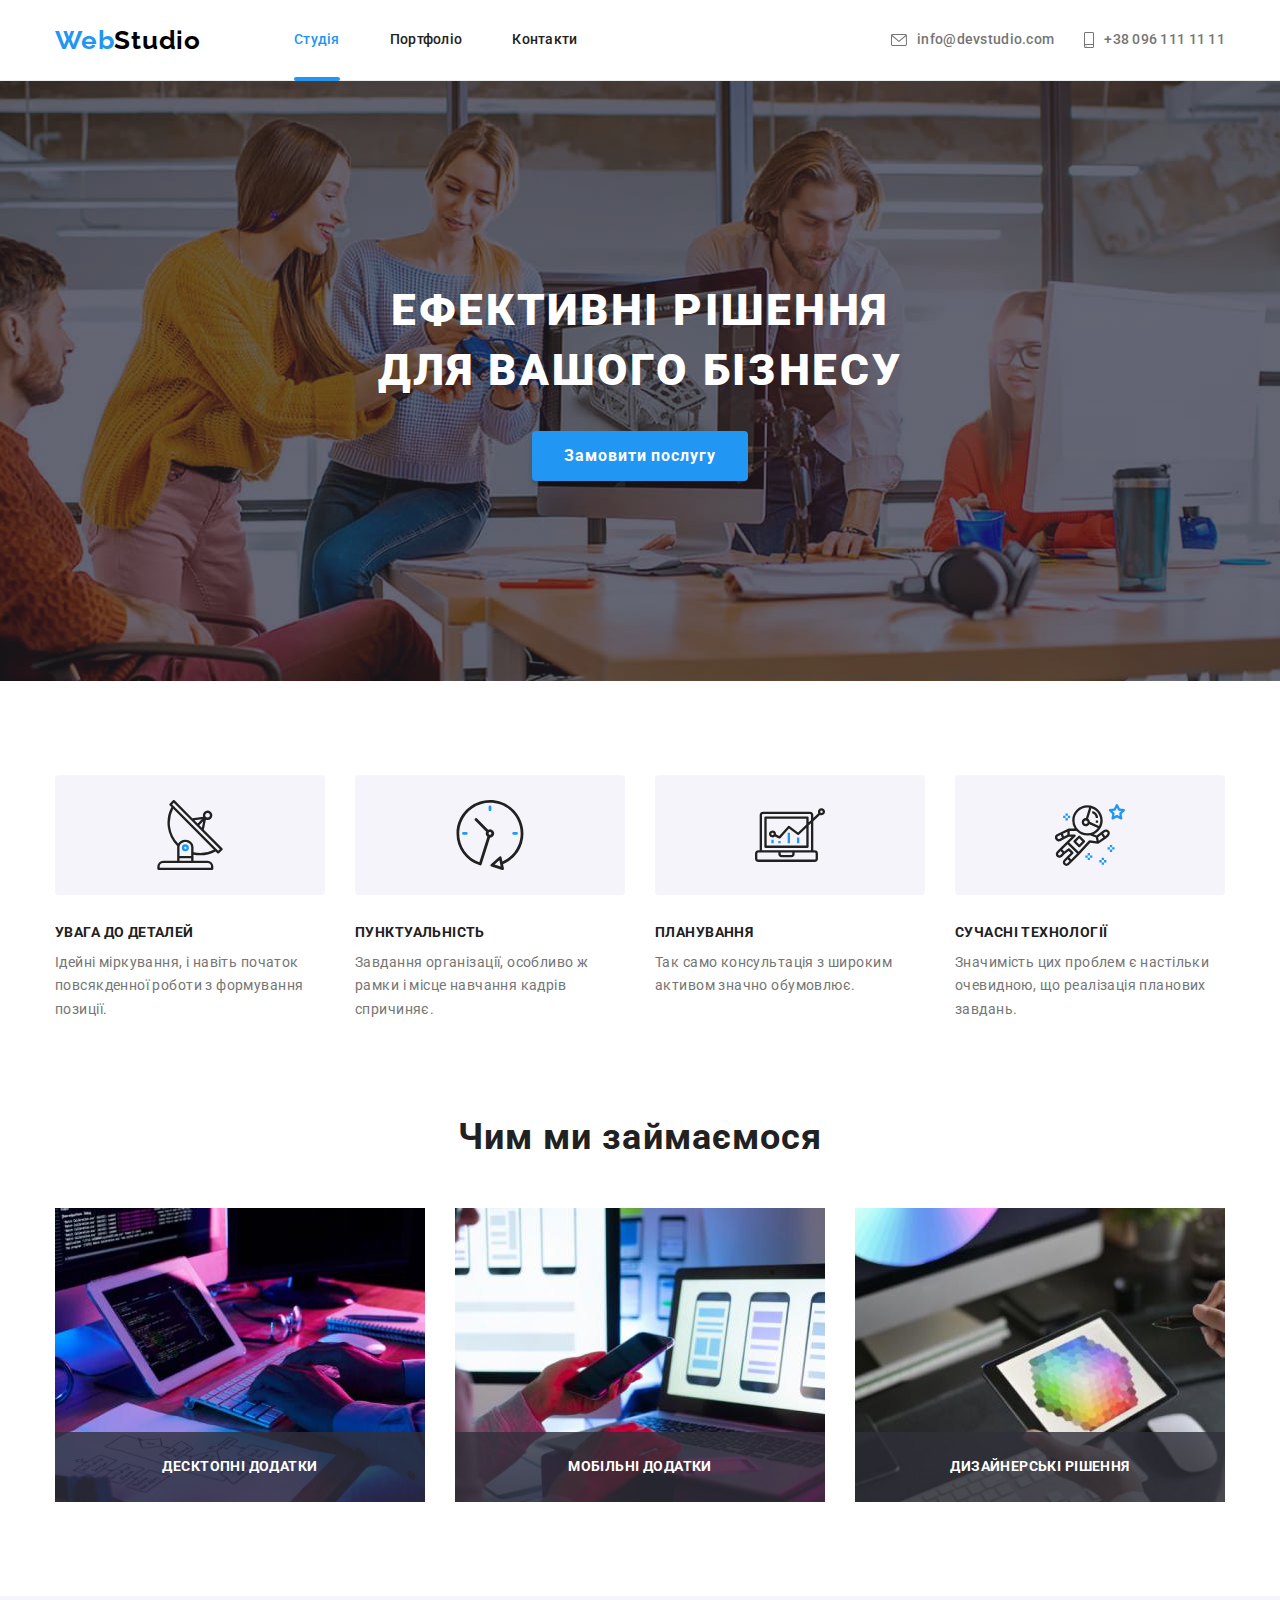
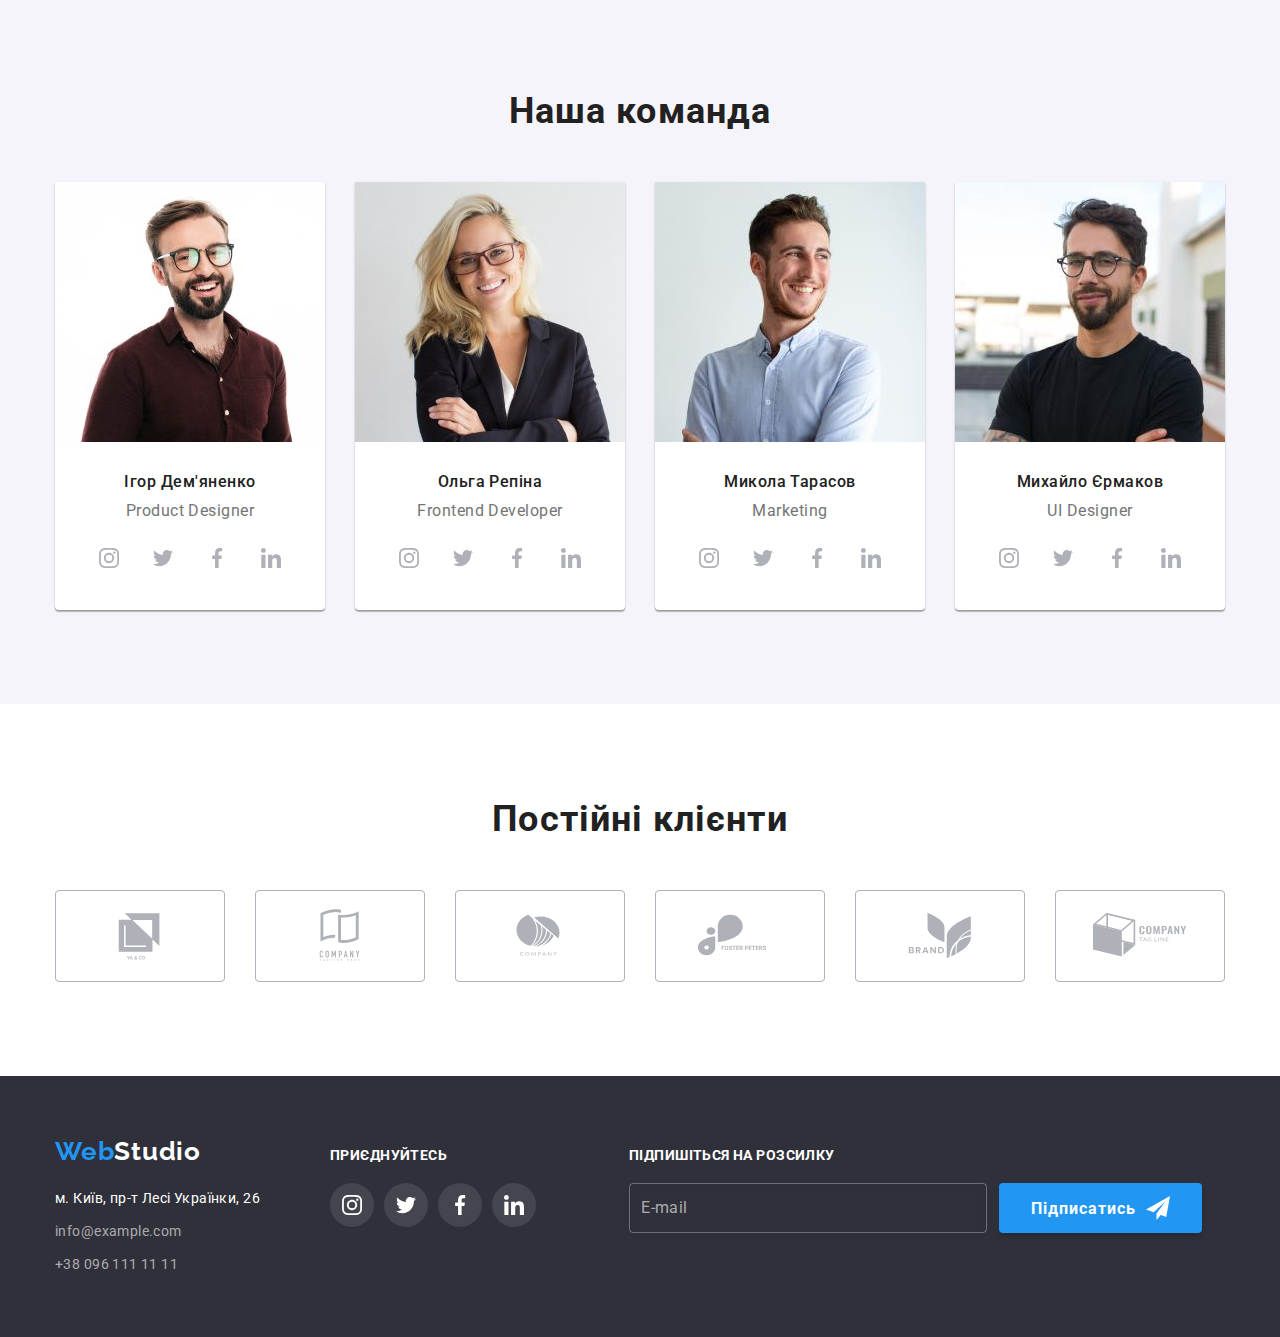
<file: index.html>
<!doctype html>

<html lang="uk">
<head>
    <meta charset="UTF-8">
    <meta http-equiv="X-UA-Compatible" content="IE=edge">
    <meta name="viewport" content="width=device-width, initial-scale=1.0">
    <title>WebStudio | ефективні рішення для вашого бізнесу</title>
    <link rel="preconnect" href="https://fonts.googleapis.com">
    <link rel="preconnect" href="https://fonts.gstatic.com" crossorigin>
    <link href="https://fonts.googleapis.com/css2?family=Raleway:wght@700&family=Roboto:wght@400;500;700;900&display=swap"
    rel="stylesheet">
    
    <link rel="stylesheet" href="https://cdn.jsdelivr.net/npm/modern-normalize@1.1.0/modern-normalize.min.css">
    <link rel="stylesheet" href="./css/styles.css">
</head>
<body>
    <!-- HEADER -->
    <header class="page-header">
        <div class="header-container container">
            <nav class="page-nav">
                <a class="logo link" href="./index.html">Web<span class="logo-header-secondcolor">Studio</span></a>
                <ul class="menu list">
                    <li class="menu-item">
                        <a class="menu-link link current-link" href="./index.html">Студія</a>
                    </li>
                    <li class="menu-item">
                        <a class="menu-link link" href="./portfolio.html">Портфоліо</a>
                    </li>
                    <li class="menu-item">
                        <a class="menu-link link" href="./contacts.html">Контакти</a>
                    </li>
                </ul>
            </nav>
            
            <ul class="contact list">
                <li class="contact-item">
                    <a class="contact-link link" href="mailto:info@devstudio.com">
                        <svg class="contact-icon" width="16" height="12">
                            <use href="./images/sprite.svg#envelope"></use>
                        </svg>
                        info@devstudio.com
                    </a>
                </li>
                <li class="contact-item">
                    <a class="contact-link link" href="tel:+380961111111">
                        <svg class="contact-icon" width="10" height="16">
                            <use href="./images/sprite.svg#smartphone"></use>
                        </svg>
                        +38 096 111 11 11
                    </a>
                </li>
            </ul>
        </div>
    </header>

    <!-- MAIN CONTENT -->
    <main>

        <!-- HERO -->
        <section class="hero">
                <div class="container">
                    <h1 class="main-title">Ефективні рішення<br /> для вашого бізнесу</h1>
                    <button class="basic-button" data-modal-open type="button">Замовити послугу</button>
                </div>

                <div class="backdrop is-hidden" data-modal>
                    <div class="modal">
                        <button class="close-button" type="button" data-modal-close>
                            <svg class="close-icon" width="18" height="18">
                                <use href="./images/sprite.svg#close"></use>
                            </svg>
                        </button>

                        <!-- FORM -->
                        <form class="order-form">
                            <p class="order-form-title">Залиште свої дані, ми вам передзвонимо</p>
                            <div class="order-form-field">
                                <label class="order-form-label" for="name">Ім'я</label>
                                <input class="order-form-input" type="text" id="name" name="name" required>
                                <svg class="order-form-icon" width="18" height="18">
                                    <use href="./images/sprite.svg#person"></use>
                                </svg>
                            </div>
                            <div class="order-form-field">
                                <label class="order-form-label" for="tel">Телефон</label>
                                <input class="order-form-input" type="tel" id="tel" name="tel" required>
                                <svg class="order-form-icon" width="18" height="18">
                                    <use href="./images/sprite.svg#phone"></use>
                                </svg>
                            </div>
                            <div class="order-form-field">
                                <label class="order-form-label" for="email">Пошта</label>
                                <input class="order-form-input" type="email" id="email" name="email" required>
                                <svg class="order-form-icon" width="18" height="18">
                                    <use href="./images/sprite.svg#email"></use>
                                </svg>
                            </div>
                            <div class="order-form-field">
                                <label class="order-form-label" for="comment">Коментар</label>
                                <textarea
                                    class="order-comment"
                                    name="comment" 
                                    id="comment" 
                                    placeholder="Введіть текст"
                                ></textarea>
                            </div>
                            <label class="agree-field">
                                <input class="agree-input visually-hidden" type="checkbox" name="conditions" required>
                                <svg class="unchecked-icon" width="16" height="15">
                                    <use href="./images/sprite.svg#unchecked"></use>
                                </svg>
                                <svg class="checked-icon" width="16" height="15">
                                    <use href="./images/sprite.svg#checked"></use>
                                </svg>
                                <span class="agree-label">Погоджуюся з розсилкою та приймаю <a href="">Умови договору</a></span> 
                            </label>
                            <button class="basic-button" type="submit">Відправити</button>
                        </form>
                    </div>
                </div>
        </section>

        <!-- SECTION BENEFITS -->
        <section class="benefits section">
            <div class="container">
                <h2 class="visually-hidden">Наші переваги</h2>
                <ul class="benefits-list list">
                    <li class="benefits-item">
                        <div class="benefits-icon-wrap">
                            <svg width="70" height="70">
                                <use href="./images/sprite.svg#antenna"></use>
                            </svg>
                        </div>
                        <h3 class="benefits-subtitle">Увага до деталей</h3>
                        <p lang="zxx" class="benefits-descriptor">Ідейні міркування, і навіть початок повсякденної роботи з формування
                            позиції.</p>
                    </li>
                    <li class="benefits-item">
                        <div class="benefits-icon-wrap">
                            <svg width="70" height="70">
                                <use href="./images/sprite.svg#clock"></use>
                            </svg>
                        </div>
                        <h3 class="benefits-subtitle">Пунктуальність</h3>
                        <p lang="zxx" class="benefits-descriptor">Завдання організації, особливо ж рамки і місце навчання кадрів
                            спричиняє.</p>
                    </li>
                    <li class="benefits-item">
                        <div class="benefits-icon-wrap">
                            <svg width="70" height="70">
                                <use href="./images/sprite.svg#diagram"></use>
                            </svg>
                        </div>
                        <h3 class="benefits-subtitle">Планування</h3>
                        <p lang="zxx" class="benefits-descriptor">Так само консультація з широким активом значно обумовлює.</p>
                    </li>
                    <li class="benefits-item">
                        <div class="benefits-icon-wrap">
                            <svg width="70" height="70">
                                <use href="./images/sprite.svg#astronaut"></use>
                            </svg>
                        </div>
                        <h3 class="benefits-subtitle">Сучасні технології</h3>
                        <p lang="zxx" class="benefits-descriptor">Значимість цих проблем є настільки очевидною, що реалізація планових
                            завдань.</p>
                    </li>
                </ul>
            </div>
        </section>

        <!-- SECTION "WHAT DO WE DO" -->
        <section class="work section">
            <div class="container">
                <h2 class="section-title">Чим ми займаємося</h2>
                <ul class="work-list list">
                    <li class="work-item">
                        <img class="work-img" src="./images/work/work1.jpg" alt="Сучасне робоче місце програміста" width="370" height="294">
                        <p class="work-text">Десктопні додатки</p>
                    </li>
                    <li class="work-item">
                        <img class="work-img" src="./images/work/work2.jpg" alt="Жінка працює над дизайном веб-додатку" width="370" height="294">
                        <p class="work-text">Мобільні додатки</p>
                    </li>
                    <li class="work-item">
                        <img class="work-img" src="./images/work/work3.jpg" alt="Людина вибирає колір з палітри кольорів на планшеті" width="370"
                            height="294">
                        <p class="work-text">Дизайнерські рішення</p>
                    </li>
                </ul>
            </div>
        </section>

        <!-- SECTION TEAM -->
        <section class="team section">
            <div class="container">
                <h2 class="section-title">Наша команда</h2>
                <ul class="team-list list">
                    <li class="team-item">
                        <img class="team-photo" src="./images/team/igor-demianenko.jpg" alt="Фотографія Ігоря Дем'яненка" width="270">
                        <div class="team-text">
                            <h3 class="team-name">Ігор Дем'яненко</h3>
                            <p class="team-role" lang="en">Product Designer</p>

                            <!-- SOCIAL MEDIA ICONS -->
                            <ul class="team-social-list list">
                                <li class="team-social-item">
                                    <a class="team-social-link link" href="">
                                        <svg class="team-social-icon" aria-label="instagram" width="20" height="20">
                                            <use href="./images/sprite.svg#instagram"></use>
                                        </svg>
                                    </a>
                                </li>
                                <li class="team-social-item">
                                    <a class="team-social-link link" href="">
                                        <svg class="team-social-icon" aria-label="twitter" width="20" height="20">
                                            <use href="./images/sprite.svg#twitter"></use>
                                        </svg>
                                    </a>
                                </li>
                                <li class="team-social-item">
                                    <a class="team-social-link link" href="">
                                        <svg class="team-social-icon" aria-label="facebook" width="20" height="20">
                                            <use href="./images/sprite.svg#facebook"></use>
                                        </svg>
                                    </a>
                                </li>
                                <li class="team-social-item">
                                    <a class="team-social-link link" href="">
                                        <svg class="team-social-icon" aria-label="linkedin" width="20" height="20">
                                            <use href="./images/sprite.svg#linkedin"></use>
                                        </svg>
                                    </a>
                                </li>
                            </ul>
                        </div>
                    </li>
                    <li class="team-item">
                        <img class="team-photo" src="./images/team/olga-repina.jpg" alt="Фотографія Ольги Репіної" width="270">
                        <div class="team-text">
                            <h3 class="team-name">Ольга Репіна</h3>
                            <p class="team-role" lang="en">Frontend Developer</p>

                            <!-- SOCIAL MEDIA ICONS -->
                            <ul class="team-social-list list">
                                <li class="team-social-item">
                                    <a class="team-social-link link" href="">
                                        <svg class="team-social-icon" aria-label="instagram" width="20" height="20">
                                            <use href="./images/sprite.svg#instagram"></use>
                                        </svg>
                                    </a>
                                </li>
                                <li class="team-social-item">
                                    <a class="team-social-link link" href="">
                                        <svg class="team-social-icon" aria-label="twitter" width="20" height="20">
                                            <use href="./images/sprite.svg#twitter"></use>
                                        </svg>
                                    </a>
                                </li>
                                <li class="team-social-item">
                                    <a class="team-social-link link" href="">
                                        <svg class="team-social-icon" aria-label="facebook" width="20" height="20">
                                            <use href="./images/sprite.svg#facebook"></use>
                                        </svg>
                                    </a>
                                </li>
                                <li class="team-social-item">
                                    <a class="team-social-link link" href="">
                                        <svg class="team-social-icon" aria-label="linkedin" width="20" height="20">
                                            <use href="./images/sprite.svg#linkedin"></use>
                                        </svg>
                                    </a>
                                </li>
                            </ul>
                        </div>
                    </li>
                    <li class="team-item">
                        <img class="team-photo" src="./images/team/mykola-tarasov.jpg" alt="Фотографія Миколи Тарасова" width="270">
                        <div class="team-text">
                            <h3 class="team-name">Микола Тарасов</h3>
                            <p class="team-role" lang="en">Marketing</p>

                            <!-- SOCIAL MEDIA ICONS -->
                            <ul class="team-social-list list">
                                <li class="team-social-item">
                                    <a class="team-social-link link" href="">
                                        <svg class="team-social-icon" aria-label="instagram" width="20" height="20">
                                            <use href="./images/sprite.svg#instagram"></use>
                                        </svg>
                                    </a>
                                </li>
                                <li class="team-social-item">
                                    <a class="team-social-link link" href="">
                                        <svg class="team-social-icon" aria-label="twitter" width="20" height="20">
                                            <use href="./images/sprite.svg#twitter"></use>
                                        </svg>
                                    </a>
                                </li>
                                <li class="team-social-item">
                                    <a class="team-social-link link" href="">
                                        <svg class="team-social-icon" aria-label="facebook" width="20" height="20">
                                            <use href="./images/sprite.svg#facebook"></use>
                                        </svg>
                                    </a>
                                </li>
                                <li class="team-social-item">
                                    <a class="team-social-link link" href="">
                                        <svg class="team-social-icon" aria-label="linkedin" width="20" height="20">
                                            <use href="./images/sprite.svg#linkedin"></use>
                                        </svg>
                                    </a>
                                </li>
                            </ul>
                        </div>
                    </li>
                    <li class="team-item">
                        <img class="team-photo" src="./images/team/myhailo-yermakov.jpg" alt="Фотографія Михайла Єрмакова" width="270">
                        <div class="team-text">
                            <h3 class="team-name">Михайло Єрмаков</h3>
                            <p class="team-role" lang="en">UI Designer</p>

                            <!-- SOCIAL MEDIA ICONS -->
                            <ul class="team-social-list list">
                                <li class="team-social-item">
                                    <a class="team-social-link link" href="">
                                        <svg class="team-social-icon" aria-label="instagram" width="20" height="20">
                                            <use href="./images/sprite.svg#instagram"></use>
                                        </svg>
                                    </a>
                                </li>
                                <li class="team-social-item">
                                    <a class="team-social-link link" href="">
                                        <svg class="team-social-icon" aria-label="twitter" width="20" height="20">
                                            <use href="./images/sprite.svg#twitter"></use>
                                        </svg>
                                    </a>
                                </li>
                                <li class="team-social-item">
                                    <a class="team-social-link link" href="">
                                        <svg class="team-social-icon" aria-label="facebook" width="20" height="20">
                                            <use href="./images/sprite.svg#facebook"></use>
                                        </svg>
                                    </a>
                                </li>
                                <li class="team-social-item">
                                    <a class="team-social-link link" href="">
                                        <svg class="team-social-icon" aria-label="linkedin" width="20" height="20">
                                            <use href="./images/sprite.svg#linkedin"></use>
                                        </svg>
                                    </a>
                                </li>
                            </ul>
                        </div>
                    </li>
                </ul>
            </div>
        </section>

        <!-- CLIENTS -->
        <section class="client section">
           <div class="container">
                <h2 class="section-title">Постійні клієнти</h2>
                <ul class="client-list list">
                    <li class="client-item">
                        <a class="client-link link" href="">
                            <svg class="client-logo" width="106" height="60">
                                <use href="./images/sprite.svg#logo-1"></use>
                            </svg>
                        </a>
                    </li>
                    <li class="client-item">
                        <a class="client-link link" href="">
                            <svg class="client-logo" width="106" height="60">
                                <use href="./images/sprite.svg#logo-2"></use>
                            </svg>
                        </a>
                    </li>
                    <li class="client-item">
                        <a class="client-link link" href="">
                            <svg class="client-logo" width="106" height="60">
                                <use href="./images/sprite.svg#logo-3"></use>
                            </svg>
                        </a>
                    </li>
                    <li class="client-item">
                        <a class="client-link link" href="">
                            <svg class="client-logo" width="106" height="60">
                                <use href="./images/sprite.svg#logo-4"></use>
                            </svg>
                        </a>
                    </li>
                    <li class="client-item">
                        <a class="client-link link" href="">
                            <svg class="client-logo" width="106" height="60">
                                <use href="./images/sprite.svg#logo-5"></use>
                            </svg>
                        </a>
                    </li>
                    <li class="client-item">
                        <a class="client-link link" href="">
                            <svg class="client-logo" width="106" height="60">
                                <use href="./images/sprite.svg#logo-6"></use>
                            </svg>
                        </a>
                    </li>
                </ul>
           </div>
        </section>
    </main>

    <!-- FOOTER -->
    <footer class="footer">
        <div class="footer-flex container">
            <div class="address-block">
                <a class="logo link" href="./index.html">Web<span class="logo-footer-secondcolor">Studio</span></a>
                <address class="address">
                    <ul class="list">
                        <li class="address-item">
                            <a class="kyiv-address link" href="https://goo.gl/maps/znAoFixmfx8EE9X49" target="_blank"
                                rel="noopener noreferrer">
                                м. Київ, пр-т Лесі Українки, 26</a>
                        </li>
                        <li class="address-item">
                            <a class="link" href="mailto:info@example.com">info@example.com</a>
                        </li>
                        <li class="address-item">
                            <a class="link" href="tel:+380961111111">+38 096 111 11 11</a>
                        </li>
                    </ul>
                </address>
            </div>
            <div>
                <p class="footer-subtitle">Приєднуйтесь</p>
                <ul class="media-list list">
                    <li class="media-item">
                        <a class="media-link link" href="">
                            <svg class="media-icon" aria-label="instagram" width="20" height="20">
                                <use href="./images/sprite.svg#instagram"></use>
                            </svg>
                        </a>
                    </li>
                    <li class="media-item">
                        <a class="media-link link" href="">
                            <svg class="media-icon" aria-label="twitter" width="20" height="20">
                                <use href="./images/sprite.svg#twitter"></use>
                            </svg>
                        </a>
                    </li>
                    <li class="media-item">
                        <a class="media-link link" href="">
                            <svg class="media-icon" aria-label="facebook" width="20" height="20">
                                <use href="./images/sprite.svg#facebook"></use>
                            </svg>
                        </a>
                    </li>
                    <li class="media-item">
                        <a class="media-link link" href="">
                            <svg class="media-icon" aria-label="linkedin" width="20" height="20">
                                <use href="./images/sprite.svg#linkedin"></use>
                            </svg>
                        </a>
                    </li>
                </ul>
            </div>
            <div>                               
                <p class="footer-subtitle">Підпишіться на розсилку</p>  
                <form class="subscription-form">
                    <label class="subscription-field">
                        <input class="subscription-input" type="email" name="email" placeholder=" ">
                        <span class="subscription-label">E-mail</span>
                    </label>
                    <button class="basic-button subscription-button" type="submit">
                        <span class="subscription-button-text">Підписатись</span>
                        <svg class="subscription-button-icon" width="24" height="24">
                            <use href="./images/sprite.svg#send"></use>
                        </svg>
                    </button>
                </form>
            </div>
        </div> 
    </footer>

    <script src="./js/modal.js"></script>

</body>
</html>
</file>
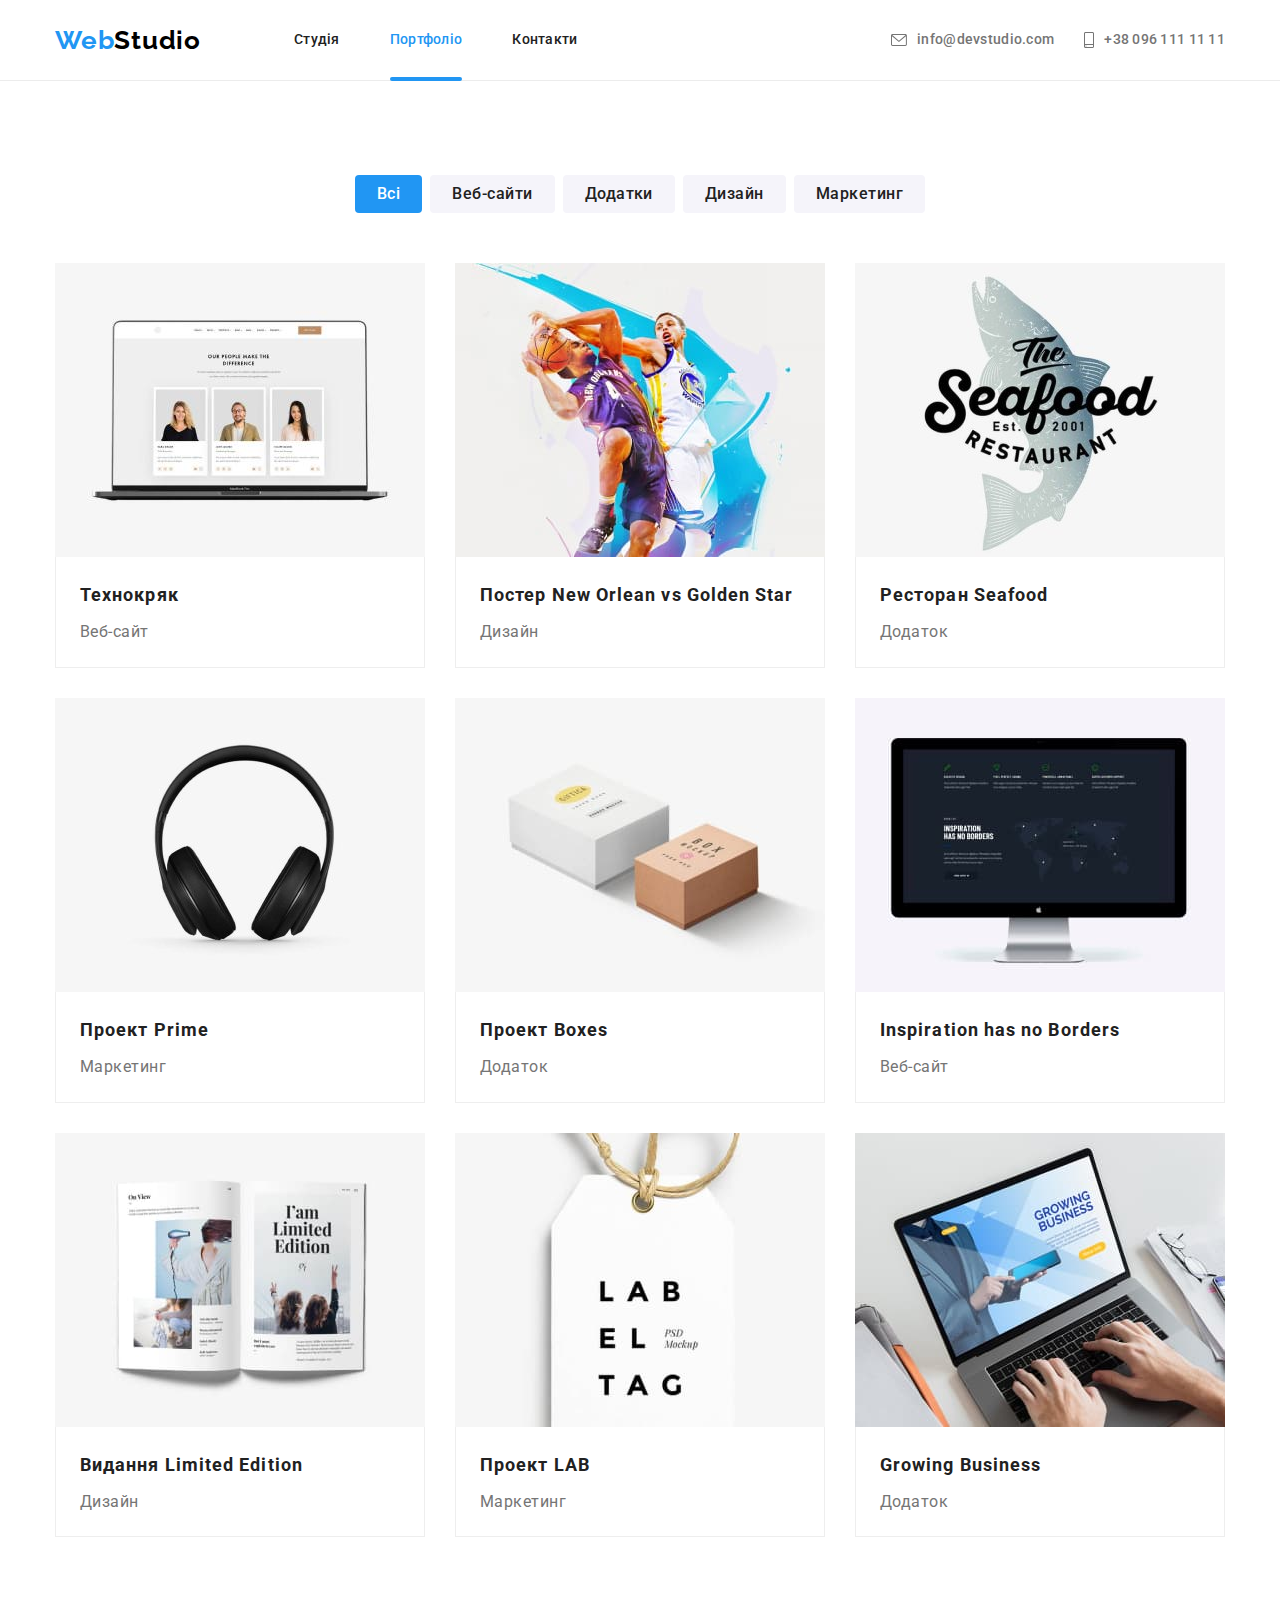
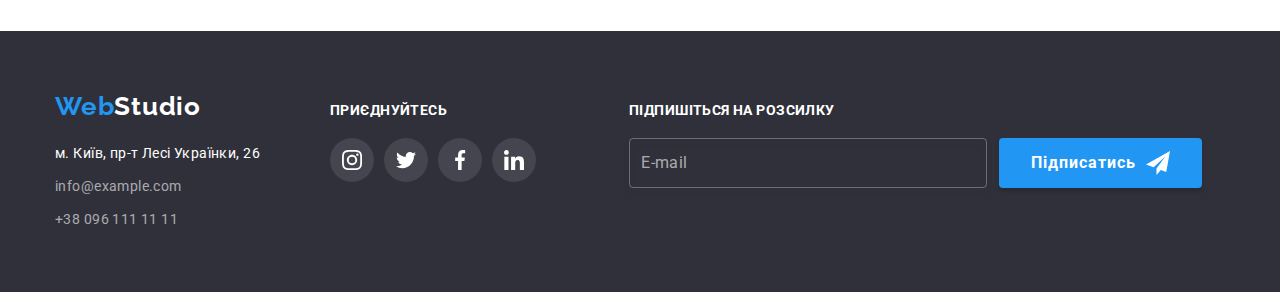
<file: portfolio.html>
<!doctype html>

<html lang="uk">
<head>
    <meta charset="UTF-8">
    <meta http-equiv="X-UA-Compatible" content="IE=edge">
    <meta name="viewport" content="width=device-width, initial-scale=1.0">
    <title>WebStudio | портфоліо</title>
    <link rel="preconnect" href="https://fonts.googleapis.com">
    <link rel="preconnect" href="https://fonts.gstatic.com" crossorigin>
    <link href="https://fonts.googleapis.com/css2?family=Raleway:wght@700&family=Roboto:wght@400;500;700;900&display=swap"
        rel="stylesheet">
        
    <link rel="stylesheet" href="https://cdn.jsdelivr.net/npm/modern-normalize@1.1.0/modern-normalize.min.css">
    <link rel="stylesheet" href="./css/styles.css">
</head>
<body>
    <!-- HEADER -->
    <header class="page-header">
        <div class="header-container container">
            <nav class="page-nav">
                <a class="logo link" href="./index.html">Web<span class="logo-header-secondcolor">Studio</span></a>
                <ul class="menu list">
                    <li class="menu-item">
                        <a class="menu-link link" href="./index.html">Студія</a>
                    </li>
                    <li class="menu-item">
                        <a class="menu-link link current-link" href="./portfolio.html">Портфоліо</a>
                    </li>
                    <li class="menu-item">
                        <a class="menu-link link" href="./contacts.html">Контакти</a>
                    </li>
                </ul>
            </nav>
    
            <ul class="contact list">
                <li class="contact-item">
                    <a class="contact-link link" href="mailto:info@devstudio.com">
                        <svg class="contact-icon" width="16" height="12">
                            <use href="./images/sprite.svg#envelope"></use>
                        </svg>
                        info@devstudio.com
                    </a>
                </li>
                <li class="contact-item">
                    <a class="contact-link link" href="tel:+380961111111">
                        <svg class="contact-icon" width="10" height="16">
                            <use href="./images/sprite.svg#smartphone"></use>
                        </svg>
                        +38 096 111 11 11
                    </a>
                </li>
            </ul>
        </div>
    </header>

    <!-- MAIN CONTENT -->
    <main>
        <section class="portfolio section">
            <div class="container">
                <h1 class="visually-hidden">Наші проекти</h1>
                
                <!-- GALLERY-FILTER -->
                <ul class="gallery-filter list">
                    <li class="filter-item">
                        <button class="filter-button current" type="button">Всі</button>
                    </li>
                    <li class="filter-item">
                        <button class="filter-button" type="button">Веб-сайти</button>
                    </li>
                    <li class="filter-item">
                        <button class="filter-button" type="button">Додатки</button>
                    </li>
                    <li class="filter-item">
                        <button class="filter-button" type="button">Дизайн</button>
                    </li>
                    <li class="filter-item">
                        <button class="filter-button" type="button">Маркетинг</button>
                    </li>
                </ul>
                
                <!-- GALLERY -->
                <ul class="gallery list">
                    <li class="gallery-item">
                        <a class="link" href="">
                            <div class="gallery-thumb-wrap">
                                <img src="./images/portfolio/project-01.jpg" alt="Сайт Технокряк на екрані ноутбука" width="370" height="294">
                                <p class="gallery-thumb-text">Ресурс пропонує комплексні пропозиції з різним рівнем функціоналу та сервісів. Все це дозволить відвідувачу отримати
                                вичерпні відомості про компанію чи приватну особу.</p>                                
                            </div>
                            
                            <div class="gallery-item-text">
                                <h2 class="project-title">Технокряк</h2>
                                <p class="project-type">Веб-сайт</p>
                            </div>
                        </a>
                    </li>
                    <li class="gallery-item">
                        <a class="link" href="">
                            <div class="gallery-thumb-wrap">
                                <img src="./images/portfolio/project-02.jpg" alt="Постер із зображенням двох баскетболістів у грі" width="370"
                                    height="294">
                                <p class="gallery-thumb-text">Ресурс пропонує комплексні пропозиції з різним рівнем функціоналу та сервісів. Все це
                                    дозволить відвідувачу отримати вичерпні відомості про компанію чи приватну особу.</p>
                            </div>
                            <div class="gallery-item-text">
                                <h2 class="project-title">Постер <span lang="en">New Orlean vs Golden Star</span></h2>
                                <p class="project-type">Дизайн</p>
                            </div>
                        </a>
                    </li>
                    <li class="gallery-item">
                        <a class="link" href="">
                            <div class="gallery-thumb-wrap">
                                <img src="./images/portfolio/project-03.jpg" alt="Логотип ресторана Seafood" width="370" height="294">
                                <p class="gallery-thumb-text">Ресурс пропонує комплексні пропозиції з різним рівнем функціоналу та сервісів. Все це
                                    дозволить відвідувачу отримати вичерпні відомості про компанію чи приватну особу.</p>
                            </div>
                            <div class="gallery-item-text">
                                <h2 class="project-title">Ресторан <span lang="en">Seafood</span></h2>
                                <p class="project-type">Додаток</p>
                            </div>
                        </a>
                    </li>
                    <li class="gallery-item">
                        <a class="link" href="">
                            <div class="gallery-thumb-wrap">
                                <img src="./images/portfolio/project-04.jpg" alt="Фотографія навушників" width="370" height="294">
                                <p class="gallery-thumb-text">Ресурс пропонує комплексні пропозиції з різним рівнем функціоналу та сервісів. Все це
                                    дозволить відвідувачу отримати вичерпні відомості про компанію чи приватну особу.</p>
                            </div>
                            <div class="gallery-item-text">
                                <h2 class="project-title">Проект <span lang="en">Prime</span></h2>
                                <p class="project-type">Маркетинг</p>
                            </div>
                        </a>
                    </li>
                    <li class="gallery-item">
                        <a class="link" href="">
                            <div class="gallery-thumb-wrap">
                                <img src="./images/portfolio/project-05.jpg" alt="Дві коробки" width="370" height="294">
                                <p class="gallery-thumb-text">Ресурс пропонує комплексні пропозиції з різним рівнем функціоналу та сервісів. Все це
                                    дозволить відвідувачу отримати вичерпні відомості про компанію чи приватну особу.</p>
                            </div>     
                            <div class="gallery-item-text">
                                <h2 class="project-title">Проект <span lang="en">Boxes</span></h2>
                                <p class="project-type">Додаток</p>
                            </div>
                        </a>
                    </li>
                    <li class="gallery-item">
                        <a class="link" href="">
                            <div class="gallery-thumb-wrap">
                                <img src="./images/portfolio/project-06.jpg" alt="Монітор з відкритим сайтом" width="370" height="294">
                                <p class="gallery-thumb-text">Ресурс пропонує комплексні пропозиції з різним рівнем функціоналу та сервісів. Все це
                                    дозволить відвідувачу отримати вичерпні відомості про компанію чи приватну особу.</p>
                            </div>
                            <div class="gallery-item-text">
                                <h2 class="project-title"><span lang="en">Inspiration has no Borders</span></h2>
                                <p class="project-type">Веб-сайт</p>
                            </div>
                        </a>
                    </li>
                    <li class="gallery-item">
                        <a class="link" href="">
                            <div class="gallery-thumb-wrap">
                                <img src="./images/portfolio/project-07.jpg" alt="Розгорт буклета Limited Edition" width="370" height="294">
                                <p class="gallery-thumb-text">Ресурс пропонує комплексні пропозиції з різним рівнем функціоналу та сервісів. Все це
                                    дозволить відвідувачу отримати вичерпні відомості про компанію чи приватну особу.</p>
                            </div>
                            <div class="gallery-item-text">
                                <h2 class="project-title">Видання <span lang="en">Limited Edition</span></h2>
                                <p class="project-type">Дизайн</p>
                            </div>
                        </a>
                    </li>
                    <li class="gallery-item">
                        <a class="link" href="">
                            <div class="gallery-thumb-wrap">
                                <img src="./images/portfolio/project-08.jpg" alt="Бірка із надписом Lab el Tag" width="370" height="294">
                                <p class="gallery-thumb-text">Ресурс пропонує комплексні пропозиції з різним рівнем функціоналу та сервісів. Все це
                                    дозволить відвідувачу отримати вичерпні відомості про компанію чи приватну особу.</p>
                            </div>
                            <div class="gallery-item-text">
                                <h2 class="project-title">Проект <span lang="en">LAB</span></h2>
                                <p class="project-type">Маркетинг</p>
                            </div>
                        </a>
                    </li>
                    <li class="gallery-item">
                        <a class="link" href="">
                            <div class="gallery-thumb-wrap">
                                <img src="./images/portfolio/project-09.jpg" alt="Ноутбук із відкритим додатком" width="370" height="294">
                                <p class="gallery-thumb-text">Ресурс пропонує комплексні пропозиції з різним рівнем функціоналу та сервісів. Все це
                                    дозволить відвідувачу отримати вичерпні відомості про компанію чи приватну особу.</p>
                            </div>
                            <div class="gallery-item-text">
                                <h2 class="project-title"><span lang="en">Growing Business</span></h2>
                                <p class="project-type">Додаток</p>
                            </div>
                        </a>
                    </li>
                </ul>
            </div>
        </section>

    </main>

    <!-- FOOTER -->
    <footer class="footer">
        <div class="footer-flex container">
            <div class="address-block">
                <a class="logo link" href="./index.html">Web<span class="logo-footer-secondcolor">Studio</span></a>
                <address class="address">
                    <ul class="list">
                        <li class="address-item">
                            <a class="kyiv-address link" href="https://goo.gl/maps/znAoFixmfx8EE9X49" target="_blank"
                                rel="noopener noreferrer">
                                м. Київ, пр-т Лесі Українки, 26</a>
                        </li>
                        <li class="address-item">
                            <a class="link" href="mailto:info@example.com">info@example.com</a>
                        </li>
                        <li class="address-item">
                            <a class="link" href="tel:+380961111111">+38 096 111 11 11</a>
                        </li>
                    </ul>
                </address>
            </div>
            <div>
                <p class="footer-subtitle">Приєднуйтесь</p>
                <ul class="media-list list">
                    <li class="media-item">
                        <a class="media-link link" href="">
                            <svg class="media-icon" aria-label="instagram" width="20" height="20">
                                <use href="./images/sprite.svg#instagram"></use>
                            </svg>
                        </a>
                    </li>
                    <li class="media-item">
                        <a class="media-link link" href="">
                            <svg class="media-icon" aria-label="twitter" width="20" height="20">
                                <use href="./images/sprite.svg#twitter"></use>
                            </svg>
                        </a>
                    </li>
                    <li class="media-item">
                        <a class="media-link link" href="">
                            <svg class="media-icon" aria-label="facebook" width="20" height="20">
                                <use href="./images/sprite.svg#facebook"></use>
                            </svg>
                        </a>
                    </li>
                    <li class="media-item">
                        <a class="media-link link" href="">
                            <svg class="media-icon" aria-label="linkedin" width="20" height="20">
                                <use href="./images/sprite.svg#linkedin"></use>
                            </svg>
                        </a>
                    </li>
                </ul>
            </div>
            <div>
                <p class="footer-subtitle">Підпишіться на розсилку</p>
                <form class="subscription-form">
                    <label class="subscription-field">
                        <input class="subscription-input" type="email" name="email" placeholder=" ">
                        <span class="subscription-label">E-mail</span>
                    </label>
                    <button class="basic-button subscription-button" type="submit">
                        <span class="subscription-button-text">Підписатись</span>
                        <svg class="subscription-button-icon" width="24" height="24">
                            <use href="./images/sprite.svg#send"></use>
                        </svg>
                    </button>
                </form>
            </div>
        </div>
    </footer>
</body>
</html>
</file>
<file: css/styles.css>
:root {
    --timing-function: cubic-bezier(0.4, 0, 0.2, 1);
    --primary-font: 'Roboto', sans-serif;
    --brand-color: #2196F3;
    --main-text-color: #212121;
    --addition-text-color: #757575;
    --passive-icon-color: #AFB1B8;
    --dark-background-color: #2F303A;
    --light-background-color: #F5F4FA;
    --button-hover-color: #188CE8;
    --global-black-color: #000000;
    --global-white-color: #FFFFFF;
}

/* * {
    outline: 1px solid green;
} */ 

body {
    font-family: var(--primary-font);
    background-color: var(--global-white-color);
    color: var(--main-text-color);  
}

h1, h2, h3, h4, p {
    margin-top: 0;
    margin-bottom: 0;
}

ul {
    margin-top: 0;
    margin-bottom: 0;
    padding-left: 0;
}

img {
    display: block;
}

.list {
    list-style: none;
}

.link {
    text-decoration: none;
}

.visually-hidden {
    position: absolute;
    width: 1px;
    height: 1px;
    margin: -1px;
    border: 0;
    padding: 0;
    white-space: nowrap;
    clip-path: inset(100%);
    clip: rect(0 0 0 0);
    overflow: hidden;
}

/* =========== COMPONENTS =========== */
.container {
    margin: 0 auto;
    width: 1200px;
    padding: 0 15px;
}

.logo {
    font-family: 'Raleway';
    font-weight: 700;
    font-size: 26px;
    line-height: 1.19;
    letter-spacing: 0.03em;
    color: var(--brand-color);
}

.basic-button {
    min-height: 50px;
    min-width: 200px;
    padding: 10px 32px;
    display: block;
    margin: 0 auto;
    background-color: var(--brand-color);
    color: var(--global-white-color);
    font-weight: 700;
    font-size: 16px;
    line-height: 1.86;
    letter-spacing: 0.06em;

    box-shadow: 0px 4px 4px rgba(0, 0, 0, 0.15);
    border-radius: 4px;
    border-width: 0;
    cursor: pointer;

    transition: background-color 250ms var(--timing-function);
}

.basic-button:hover,
.basic-button:focus {
    background-color: var(--button-hover-color);
}

.section {
    padding-top: 94px;
    padding-bottom: 94px;
}

.section-title {
    margin-top: 0;
    margin-bottom: 50px;
    font-weight: 700;
    font-size: 36px;
    line-height: 1.17;
    letter-spacing: 0.03em;
    text-align: center;
}
/* =========== / COMPONENTS =========== */

/* =========== NAVIGATION =========== */
.page-header {
    border-bottom: 1px solid #ECECEC;
}

.header-container {
    display: flex;
    align-items: center;
    justify-content: space-between;
}

.page-nav {
    display: flex;  
    align-items: center;
}

.logo-header-secondcolor {
    color: var(--global-black-color);
}

.menu {
    display: flex;
    margin-left: 93px;
} 

.menu-item:not(:last-child) {
    margin-right: 50px;
}

/* .menu .item + .item,
.contact .item +.item {
    margin-left: 50px;
} */

.menu-link {
    display: block;
    padding-top: 32px;
    padding-bottom: 32px;

    color: var(--main-text-color);
    font-weight: 500;
    font-size: 14px;
    line-height: 1.14;
    letter-spacing: 0.02em;

    transition: color 250ms var(--timing-function);
}

.menu-link:hover,
.menu-link:focus {
    color: var(--brand-color);
}

.current-link {
    position: relative;
    color: var(--brand-color);
}

.current-link::after {
    content: "";
    position: absolute;
    left: 0;
    bottom: -1px;
    display: block;
    width: 100%;
    height: 4px;
    border-radius: 2px;
    background-color: var(--brand-color);
}

.contact {
    display: flex;
}

.contact-item:not(:last-child) {
    margin-right: 30px;
}

.contact-icon {
    margin-right: 10px;
}

.contact-link {
    display: flex;
    justify-content: left;
    align-items: center;
    padding-top: 32px;
    padding-bottom: 32px;

    color: var(--addition-text-color);
    fill: var(--addition-text-color);
    font-weight: 500;
    font-size: 14px;
    line-height: 1.14;
    letter-spacing: 0.02em;

    transition: color 250ms var(--timing-function);
}

.contact-link:hover,
.contact-link:focus {
    color: var(--brand-color);
    fill: var(--brand-color);
}
/* =========== / NAVIGATION =========== */

/* =========== HERO =========== */
.hero {
    max-width: 1600px;
    max-height: 600px;
    padding-top: 200px;
    padding-bottom: 200px;
    margin-left: auto;
    margin-right: auto;

    background-color: var(--light-background-color);   
    background-image: linear-gradient(to right,
                rgba(47, 48, 58, 0.4),
                rgba(47, 48, 58, 0.4)),
            url('../images/hero/background.jpg');
    background-repeat: no-repeat;
    background-position: center;
    background-size: cover;

}

.main-title {
    color: var(--global-white-color);
    text-align: center;
    margin-bottom: 30px;
    font-weight: 900;
    font-size: 44px;
    line-height: 1.36;
    letter-spacing: 0.06em;
    text-transform: uppercase;
}

/* =========== MODAL =========== */

.backdrop {
    position: fixed;
    top: 0;
    left: 0;
 /* bottom: 0;
    right: 0; */

    z-index: 5;

    width: 100%;
    height: 100%;
    background-color: rgba(0, 0, 0, 0.2);

    opacity: 1;

    transition: opacity 250ms var(--timing-function);
}

.backdrop.is-hidden {
    opacity: 0;
    pointer-events: none;
    visibility: hidden;
} 

.backdrop.is-hidden .modal {
    transform: translateX(-50%) translateY(-50%) scale(1.05);
}

.modal {
    position: absolute;
    top: 50%;
    left: 50%;
    transform: translateX(-50%) translateY(-50%) scale(1);

    width: 528px;
    padding: 40px;
    background-color: var(--global-white-color);
    border-radius: 4px;

    box-shadow: 0px 1px 3px rgba(0, 0, 0, 0.12), 
                0px 1px 1px rgba(0, 0, 0, 0.14), 
                0px 2px 1px rgba(0, 0, 0, 0.2);

    transition: transform 250ms var(--timing-function);
}

.close-button {
    position: absolute;
    top: 8px;
    right: 8px;

    display: flex;
    justify-content: center;
    align-items: center;

    width: 30px;
    height: 30px;

    border: 1px solid rgba(0, 0, 0, 0.1);
    border-radius: 15px;
    background-color: var(--global-white-color);
    cursor: pointer;

    transition: border 250px var(--timing-function);
}

.close-icon {
    fill: var(--global-black-color);
    transition: fill 250ms var(--timing-function);
}

.close-button:hover .close-icon,
.close-button:focus .close-icon {
    fill: var(--brand-color);
}

.close-button:focus-visible {
    border: 1px solid var(--brand-color);
    outline: none;
}

/* =========== FORM =========== */
.order-form {
    text-align: center;
}

.order-form-title {
    margin-bottom: 12px;
    font-weight: 700;
    font-size: 20px;
    line-height: 23px;
    letter-spacing: 0.03em;
}

.order-form-field {
    position: relative;
    display: flex;
    flex-direction: column;
    margin-bottom: 10px;  

    text-align: left;
}

.order-form-field:last-of-type {
    margin-bottom: 20px;
}

.order-form-label {
    margin-bottom: 4px;
    font-size: 12px;
    line-height: 14px;
    letter-spacing: 0.01em;
    color: var(--addition-text-color);
}

.order-form-input {
    min-height: 40px;
    border-width: 1px;
    border-style: solid;
    border-color: rgba(33, 33, 33, 0.2);
    border-radius: 4px;
    padding-left: 42px;

    transition: border-color 250ms var(--timing-function);
}

.order-form-input:focus,
.order-comment:focus {
    outline: none;
    border-color: var(--brand-color);
}

.order-form-icon {
    position: absolute;
    left: 12px;
    bottom: 50%;
    transform: translateY(100%);
    fill: var(--main-text-color);

    transition: fill 250ms var(--timing-function);
}

.order-form-input:focus + .order-form-icon {
    fill: var(--brand-color);
}

.order-comment {
    resize: none;
    min-height: 120px;
    padding: 12px 16px;
    border: 1px solid rgba(33, 33, 33, 0.2);
    border-radius: 4px;
}

.order-comment::placeholder {
    font-size: 12px;
    line-height: 14px;
    letter-spacing: 0.01em;
    color: rgba(117, 117, 117, 0.5);
}

.agree-field {
    display: inline-block;
    position: relative;
    padding-left: 25px;
    margin-bottom: 30px;

    text-align: center;
}

.checked-icon, .unchecked-icon {
    position: absolute;
    top: 50%;
    left: 0;
    transform: translateY(-50%);
}

.checked-icon {
    border-radius: 2px;
    background-color: var(--brand-color);
    fill: var(--global-white-color);
    stroke: var(--global-white-color);

    opacity: 0;

    transition: opacity 250ms var(--timing-function);
}

.unchecked-icon {
    background-color: var(--global-white-color);
    fill: var(--main-text-color);

    opacity: 1;

    transition: opacity 250ms var(--timing-function),
                fill 250ms var(--timing-function);
}

/* svgs change when checked, focus-within */

.agree-input:checked ~ .checked-icon {
    opacity: 1;
}

.agree-input:checked ~ .unchecked-icon {
    opacity: 0;
}

.agree-field:focus-within > .unchecked-icon {
    fill: var(--brand-color);
}

/* ================================= */

.agree-label {
    font-size: 14px;
    line-height: 24px;
    letter-spacing: 0.03em;
    color: var(--addition-text-color);
}

.agree-label a {
    color: var(--brand-color);
}
/* =========== / FORM =========== */

/* =========== / MODAL =========== */

/* =========== / HERO =========== */


/* =========== BENEFITS =========== */
.benefits {
    padding-bottom: 0;
}

.benefits-list {
    display: flex;
    /* flex-wrap: wrap; */
}

.benefits-item {
    width: calc((100% - 90px) / 4);
}

.benefits-item:not(:nth-child(4n)) {
    margin-right: 30px;
}

/* .benefits-item:not(:nth-child(-n + 4)) {
    margin-right: 30px;
} */

.benefits-icon-wrap {
    display: flex;
    justify-content: center;
    align-items: center;
    height: 120px;
    margin-bottom: 30px;
    background-color: var(--light-background-color);
    border-radius: 4px;
}

/* .benefits-item::before {
    content: "";
    display: block;
    margin-bottom: 30px;
    height: 120px;
    background-color: #F5F4FA;
    background-repeat: no-repeat;
    background-position: center;
    border-radius: 4px;
}

.benefits-item.icon-antenna::before {
    background-image: url("../images/benefits/antenna.svg");
}

.benefits-item.icon-clock::before {
    background-image: url("../images/benefits/clock.svg");
}

.benefits-item.icon-diagram::before {
    background-image: url("../images/benefits/diagram.svg");
}

.benefits-item.icon-astronaut::before {
    background-image: url("../images/benefits/astronaut.svg");
} */

/* .benefits-item:nth-child(1)::before {
    background-image: url("../images/benefits/antenna.svg");
}

.benefits-item:nth-child(2)::before {
    background-image: url("../images/benefits/clock.svg");
}

.benefits-item:nth-child(3)::before {
    background-image: url("../images/benefits/diagram.svg");
}

.benefits-item:nth-child(4)::before {
    background-image: url("../images/benefits/astronaut.svg");
} */

.benefits-subtitle {
    margin-bottom: 10px;
    font-weight: 700;
    font-size: 14px;
    line-height: 1.14;
    letter-spacing: 0.03em;
    text-transform: uppercase;
}

.benefits-descriptor {
    color: var(--addition-text-color);
    font-size: 14px;
    line-height: 1.7;
    letter-spacing: 0.03em;
}
/* =========== / BENEFITS =========== */

/* =========== WHAT DO WE DO =========== */
.work-list {
    display: flex;
    /* flex-wrap: wrap; */
}

.work-item {
    position: relative;
    width: calc((100% - 60px) / 3);
}

.work-item:not(:last-child) {
    margin-right: 30px;
}

/* .work-item:not(:nth-child(3n)) {
    margin-right: 30px;
} */

.work-text {
    position: absolute;
    bottom: 0;
    left: 0;
    width: 100%;
    display: block;
    min-height: 70px;
    padding: 27px 24px;

    background-color: rgba(47, 48, 58, 0.8);

    color: var(--global-white-color);
    font-weight: 700;
    font-size: 14px;
    line-height: 1.14;
    text-align: center;
    letter-spacing: 0.03em;
    text-transform: uppercase;
}

/* =========== / WHAT DO WE DO =========== */

/* =========== TEAM =========== */
.team {
    background-color: var(--light-background-color);
}

.team-list {
    display: flex;
    /* flex-wrap: wrap; */
}

.team-item {
    width: calc((100% - 90px) / 4);
    background-color: var(--global-white-color);

    text-align: center;

    border-bottom-right-radius: 4px;
    border-bottom-left-radius: 4px;
    box-shadow: 0px 1px 3px rgba(0, 0, 0, 0.12), 
                0px 1px 1px rgba(0, 0, 0, 0.14), 
                0px 2px 1px rgba(0, 0, 0, 0.2);
}

.team-item:not(:last-child) {
    margin-right: 30px;
}

/* .team-item:not(:nth-child(4n)) {
    margin-right: 30px;
} */

.team-text {
    padding: 30px 24px;
}

.team-name {
    margin-bottom: 10px;
    font-weight: 500;
    font-size: 16px;
    line-height: 1.19;
    letter-spacing: 0.03em;
}

.team-role {
    margin-bottom: 16px;
    font-size: 16px;
    line-height: 1.19;
    letter-spacing: 0.03em;
    color: var(--addition-text-color);
}

.team-social-list {
    display: flex;
    justify-content: center;
}

.team-social-item {
    width: 44px;
    height: 44px;
    border-radius: 50%;
}

.team-social-item:not(:last-child) {
    margin-right: 10px;
}

.team-social-link {
    display: flex;
    align-items: center;
    justify-content: center;
    width: 100%;
    height: 100%;
    border-radius: 50%;
    fill: var(--passive-icon-color);

    transition: background-color 250ms var(--timing-function),
                fill 250ms var(--timing-function);
}

.team-social-link:hover,
.team-social-link:focus {
    fill: var(--global-white-color);
    background-color: var(--brand-color);
}

/* =========== / TEAM ===========------- */

/* =========== CLIENTS =========== */

.client-list {
    display: flex;
    /* flex-wrap: wrap; */
}

.client-item {
    width: calc((100% - 150px) / 6);
    height: 92px;
    border-radius: 4px;
    text-align: center;
    color: var(--passive-icon-color);
}

.client-item:not(:nth-child(6n)) {
    margin-right: 30px;
}

.client-item:not(:nth-last-child(-n + 6)) {
    margin-bottom: 30px;
}

.client-link {
    display: flex;
    justify-content: center;
    align-items: center;
    width: 100%;
    height: 100%;
    fill: var(--passive-icon-color);
    border-radius: 4px;
    border-width: 1px;
    border-style: solid;
    border-color: #AFB1B8;

    transition: border-color 250ms var(--timing-function),
                fill 250ms var(--timing-function);
}

.client-link:hover,
.client-link:focus {
    border-color: var(--brand-color);
    fill: var(--brand-color);
}

/* =========== / CLIENTS =========== */

/* =========== PORTFOLIO =========== */
.gallery-filter {
    display: flex;
    justify-content: center;
    margin-bottom: 50px;
}

.filter-item:not(:last-child) {
    margin-right: 8px;
}

.filter-button {
    padding: 6px 22px;

    color: var(--main-text);
    background-color: var(--light-background-color);
    font-weight: 500;
    font-size: 16px;
    line-height: 1.63;
    text-align: center;
    letter-spacing: 0.03em;

    border-radius: 4px;
    border-width: 0px;
    cursor: pointer;

    transition: color 250ms var(--timing-function),
                background-color 250ms var(--timing-function),
                box-shadow 250ms var(--timing-function);
}

.filter-button:hover,
.filter-button:focus {
    color: var(--global-white-color);
    background-color: var(--brand-color);
    box-shadow: 0px 3px 1px rgba(0, 0, 0, 0.1),
                0px 1px 2px rgba(0, 0, 0, 0.08),
                0px 2px 2px rgba(0, 0, 0, 0.12);
}

.gallery-filter .current {
    color: var(--global-white-color);
    background-color: var(--brand-color);
}

.gallery {
    display: flex;
    flex-wrap: wrap;
    /* gap: 30px; */
    /* row-gap: 30px; */
    /* column-gap: 30px; */
}

.gallery-item {
    width: calc((100% - 60px) / 3 );
    /* width: 370px; */

    transition: box-shadow 250ms var(--timing-function);
}

.gallery-item:not(:nth-child(3n)) {
    margin-right: 30px;
}

.gallery-item:not(:nth-last-child(-n + 3)) {
    margin-bottom: 30px;
}

.gallery-item:hover,
.gallery-item:focus {
    box-shadow: 0px 1px 1px rgba(0, 0, 0, 0.12), 
                0px 4px 4px rgba(0, 0, 0, 0.06), 
                1px 4px 6px rgba(0, 0, 0, 0.16);
}

.gallery-item-text {
    padding: 20px 24px;
    border-left: 1px solid #EEEEEE;
    border-bottom: 1px solid #EEEEEE;
    border-right: 1px solid #EEEEEE;
}

.gallery-thumb-wrap {
    position: relative;
    overflow: hidden;
}

.gallery-thumb-text {
    position: absolute;
    left: 0;
    bottom: 0;
    display: block;
    width: 100%;
    height: 100%;
    padding: 63px 24px;

    color: var(--global-white-color);
    background-color: rgba(33, 150, 243, 0.9);
    font-size: 18px;
    line-height: 1.56;
    letter-spacing: 0.03em;

    transform: translateY(101%);

    transition: transform 250ms var(--timing-function);
}

.gallery-item:hover .gallery-thumb-text,
.gallery-item:focus .gallery-thumb-text {
    transform: translateY(0%);
}

.project-title {
    margin-bottom: 4px;
    color: var(--main-text-color);
    font-weight: 700;
    font-size: 18px;
    line-height: 2;
    letter-spacing: 0.06em;
}

.project-type {       
    font-size: 16px;
    line-height: 1.86;
    letter-spacing: 0.03em;
    color: var(--addition-text-color);
}
/* =========== / PORTFOLIO =========== */

/* =========== FOOTER =========== */
.footer {
    padding: 60px 0px;
    background-color: var(--dark-background-color);
}

.footer-flex {
    display: flex;
    align-items: baseline;
}

.address-block {
    margin-right: 70px;
}

.logo-footer-secondcolor {
    color: var(--global-white-color);
}

.address {
    margin-top: 20px; 
}

.address-item:not(:last-child) {
    margin-bottom: 9px;
}

.address .link {
    color: rgba(255, 255, 255, 0.6);
    font-style: normal;
    font-weight: 400;
    font-size: 14px;
    line-height: 1.71;
    letter-spacing: 0.03em;
}

.address .kyiv-address {
    color: var(--global-white-color);
}

.footer-subtitle {
    margin-bottom: 20px;
    color: var(--global-white-color);
    font-weight: 700;
    font-size: 14px;
    line-height: 16px;
    letter-spacing: 0.03em;
    text-transform: uppercase;
}

.media-list {
    display: flex;
    justify-content: center;
    margin-right: 93px;
}

.media-item {
    width: 44px;
    height: 44px;
    border-radius: 50%;
    background-color: rgba(255, 255, 255, 0.1);
    background-position: center;
    background-repeat: no-repeat;
}

.media-item:not(:last-child) {
    margin-right: 10px;
}

.media-link {
    display: flex;
    align-items: center;
    justify-content: center;
    width: 100%;
    height: 100%;
    fill: var(--global-white-color);
    border-radius: 50%;

    transition: background-color 250ms var(--timing-function);
}

.media-link:hover,
.media-link:focus {
    background-color: var(--brand-color);
}

/* =========== SUBSCRIPTION FORM =========== */

.subscription-form {
    display: flex;
    align-items: center;
}

.subscription-field {
    position: relative;
    width: 358px;
    height: 50px;   
    margin-right: 12px;
}

.subscription-input {
    width: 100%;
    height: 100%;
    border-radius: 4px;
    padding-left: 12px;
    border: 1px solid rgba(255, 255, 255, 0.3);
    filter: drop-shadow(0px 4px 4px rgba(0, 0, 0, 0.15));
    background-color: inherit;

    font-size: 16px;
    line-height: 20px;
    letter-spacing: 0.03em;
    color: rgba(255, 255, 255, 0.6);

    transition: outline 250ms var(--timing-function);
}

.subscription-input:focus {
    border: 1px solid rgba(255, 255, 255, 0.3);
    outline-color: var(--global-white-color);
    outline-style: solid;
}

.subscription-label {
    position: absolute;
    top: 50%;
    left: 12px;
    transform: translateY(-50%);

    font-size: 16px;
    line-height: 20px;
    letter-spacing: 0.03em;
    color: rgba(255, 255, 255, 0.6);

    opacity: 1;

    transition: opacity 250ms var(--timing-function);
}

.subscription-input:focus + .subscription-label,
.subscription-input:not(:placeholder-shown) + .subscription-label {
    opacity: 0;
    pointer-events: none;
}

.subscription-button {
    display: flex;
    align-items: center;
}

.subscription-button-icon {
    margin-left: 10px;
    fill: var(--global-white-color);
}
/* =========== / SUBSCRIPTION FORM =========== */

/* =========== / FOOTER =========== */
</file>
